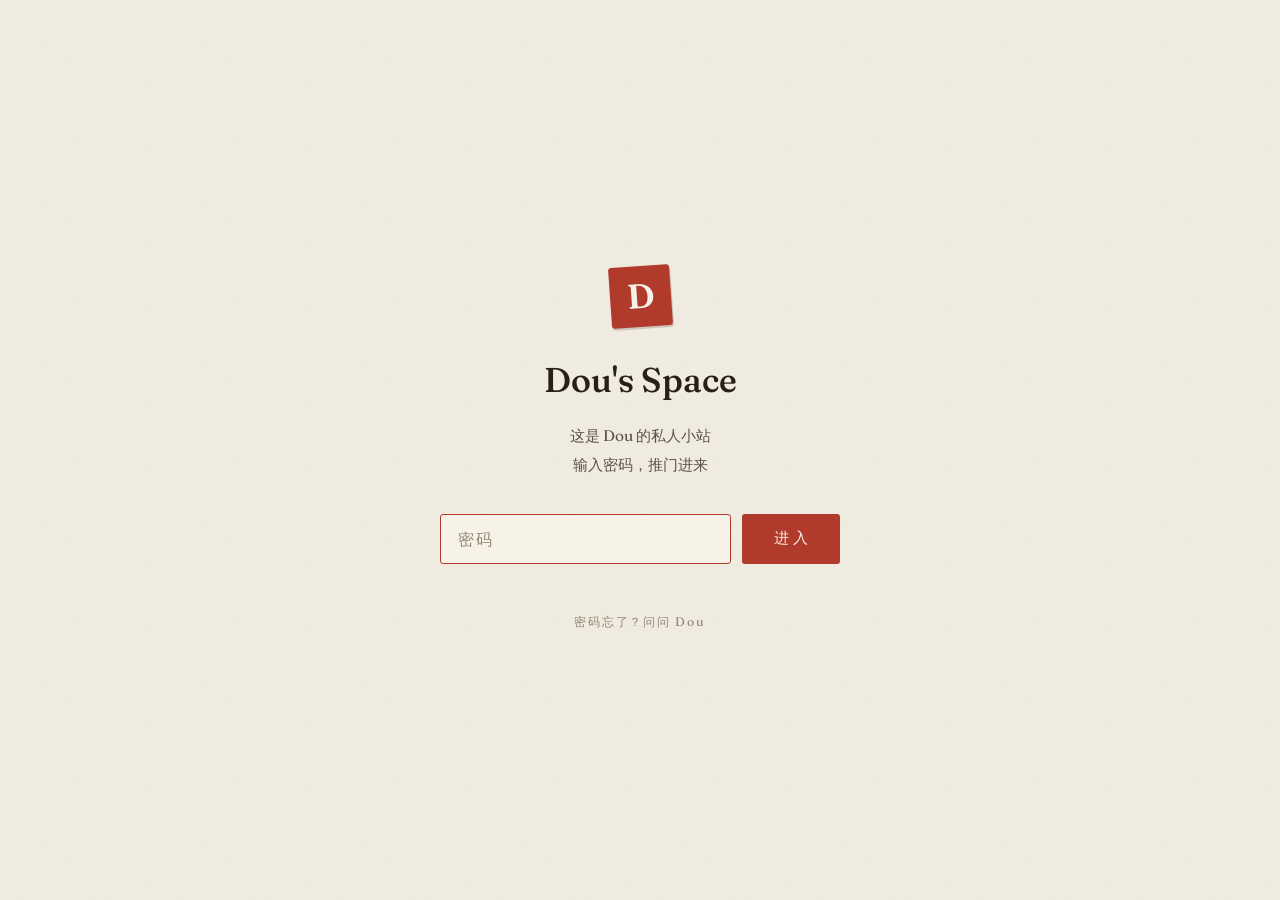
<file: index.html>
<!DOCTYPE html>
<html lang="zh-CN" class="locked">
<head>
  <meta charset="UTF-8">
  <meta name="viewport" content="width=device-width, initial-scale=1.0">
  <script>try{var t=localStorage.getItem('dou-theme')||'light';document.documentElement.setAttribute('data-theme',t);var a=localStorage.getItem('dou-accent');if(a)document.documentElement.style.setProperty('--accent-user',a);if(localStorage.getItem('dou-unlocked-v1'))document.documentElement.classList.remove('locked')}catch(e){}</script>
  <title>Dou's Space</title>
  <link rel="icon" href="/favicon.svg" type="image/svg+xml">
  <link rel="alternate" type="application/rss+xml" title="RSS" href="/feed.xml">
  <meta name="description" content="用文字记录生活，用思考丈量世界。">
  <meta property="og:title" content="Dou's Space">
  <meta property="og:description" content="用文字记录生活，用思考丈量世界。">
  <meta property="og:type" content="website">
  <meta property="og:url" content="https://zhzxyw.space/">
  <meta property="og:site_name" content="Dou's Space">
  <meta name="twitter:card" content="summary">
  <link rel="stylesheet" href="/style.css">
</head>
<body>
  <header class="site-nav" id="siteNav">
    <a class="brand" href="/">
      <span class="brand-seal" aria-hidden="true">D</span>
      <span class="brand-name">Dou's Space</span>
    </a>
    <nav class="nav-menu" id="navMenu">
        <a class="nav-link active" href="/">首页</a>
        <a class="nav-link" href="/archive">归档</a>
        <a class="nav-link" href="/about">关于</a>
    </nav>
    <div class="nav-actions">
      <button class="theme-toggle" id="themeToggle" aria-label="切换主题">
        <span class="theme-toggle-label">夜</span>
      </button>
      <button class="hamburger" id="hamburger" aria-label="菜单" aria-expanded="false">
        <span></span><span></span>
      </button>
    </div>
  </header>
  <main class="wrap">
    <section class="hero">
      <p class="hero-kicker"><span id="greeting">欢迎</span><span class="dot">·</span><span id="heroDate"></span></p>
      <h1 class="hero-title">
        <span class="hero-mline"><span class="hero-mtext">Dou's</span></span>
        <span class="hero-mline"><span class="hero-mtext">Space</span></span>
      </h1>
      <p class="hero-tagline"><span id="heroTagline">用文字记录生活，用思考丈量世界。</span></p>
      <blockquote class="hero-quote"><p id="heroQuote">生活不是等待暴风雨过去，而是学会在雨中翩翩起舞。</p></blockquote>
      <p class="hero-stats"><b id="postCount">04</b>篇文字<span class="dot">·</span><b>∞</b>次相遇</p>
    </section>

    <section class="post-list">
      <div class="section-head">
        <h2 class="section-title">最近的文字</h2>
        <span class="section-rule" aria-hidden="true"></span>
        <a class="section-more" href="/archive">全部归档 →</a>
      </div>
      <div class="post-rows">
        <!-- new-post-insert -->
        <a class="post-row" href="/posts/congratulations">
          <span class="post-date">2026-06-22</span>
          <div class="post-main">
            <h3 class="post-title">上岸了</h3>
            <p class="post-excerpt">所有的坚持，终于有了回响。</p>
            <p class="post-meta">随笔 · 1 分钟阅读</p>
          </div>
          <span class="post-arrow" aria-hidden="true">→</span>
        </a>
        <a class="post-row" href="/posts/not-letting-go-of-them">
          <span class="post-date">2026-05-25</span>
          <div class="post-main">
            <h3 class="post-title">不是放不下ta，是放不下那段满心欢喜的自己</h3>
            <p class="post-excerpt">你以为你在想念一个人，其实你在怀念一种状态——那个因为喜欢一个人而浑身发光的自己。</p>
            <p class="post-meta">随笔 · 3 分钟阅读</p>
          </div>
          <span class="post-arrow" aria-hidden="true">→</span>
        </a>
        <a class="post-row" href="/posts/if-separation-is-inevitable">
          <span class="post-date">2026-05-23</span>
          <div class="post-main">
            <h3 class="post-title">如果注定要分离，那相遇的意义是什么？</h3>
            <p class="post-excerpt">就像烟花注定会散，但那一刻，她确实照亮过你的世界。</p>
            <p class="post-meta">随笔 · 3 分钟阅读</p>
          </div>
          <span class="post-arrow" aria-hidden="true">→</span>
        </a>
        <a class="post-row" href="/posts/hello-world">
          <span class="post-date">2026-05-23</span>
          <div class="post-main">
            <h3 class="post-title">你好，世界</h3>
            <p class="post-excerpt">这是我的第一篇博客。新的开始，记录生活与思考。</p>
            <p class="post-meta">随笔 · 1 分钟阅读</p>
          </div>
          <span class="post-arrow" aria-hidden="true">→</span>
        </a>
      </div>
    </section>
  </main>
  <footer class="site-footer">
    <p class="footer-copy">© 2026 Dou's Space</p>
    <p class="footer-links">
      <a href="/feed.xml">RSS</a>
      <a href="https://github.com/aDou-137" target="_blank" rel="noopener">GitHub</a>
      <button class="footer-lock" data-lock-btn>锁定本站</button>
    </p>
    <p class="footer-note">Powered by GitHub Pages</p>
  </footer>
  <noscript><div class="nojs-note">本站需要启用 JavaScript 并输入访问密码。</div></noscript>
  <script src="/lock.js"></script>
  <script src="/script.js"></script>
</body>
</html>
</file>
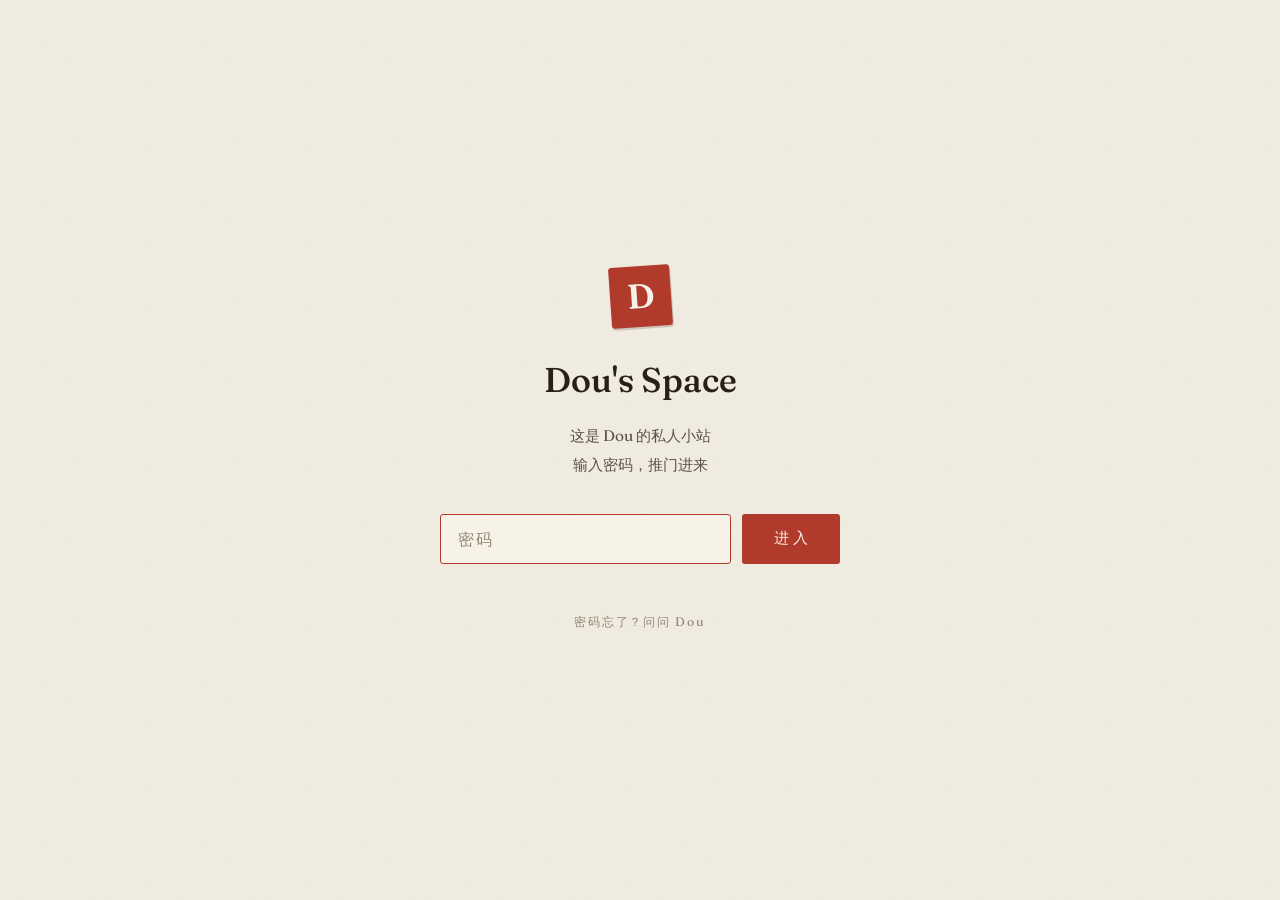
<file: about.html>
<!DOCTYPE html>
<html lang="zh-CN" class="locked">
<head>
  <meta charset="UTF-8">
  <meta name="viewport" content="width=device-width, initial-scale=1.0">
  <script>try{var t=localStorage.getItem('dou-theme')||'light';document.documentElement.setAttribute('data-theme',t);var a=localStorage.getItem('dou-accent');if(a)document.documentElement.style.setProperty('--accent-user',a);if(localStorage.getItem('dou-unlocked-v1'))document.documentElement.classList.remove('locked')}catch(e){}</script>
  <title>关于 - Dou's Space</title>
  <link rel="icon" href="/favicon.svg" type="image/svg+xml">
  <link rel="alternate" type="application/rss+xml" title="RSS" href="/feed.xml">
  <meta name="description" content="关于 Dou - 一个用文字记录生活的普通人。">
  <meta property="og:title" content="关于 - Dou's Space">
  <meta property="og:description" content="关于 Dou - 一个用文字记录生活的普通人。">
  <meta property="og:type" content="profile">
  <meta property="og:url" content="https://zhzxyw.space/about">
  <meta property="og:site_name" content="Dou's Space">
  <meta name="twitter:card" content="summary">
  <link rel="stylesheet" href="/style.css">
</head>
<body>
  <header class="site-nav" id="siteNav">
    <a class="brand" href="/">
      <span class="brand-seal" aria-hidden="true">D</span>
      <span class="brand-name">Dou's Space</span>
    </a>
    <nav class="nav-menu" id="navMenu">
        <a class="nav-link" href="/">首页</a>
        <a class="nav-link" href="/archive">归档</a>
        <a class="nav-link active" href="/about">关于</a>
    </nav>
    <div class="nav-actions">
      <button class="theme-toggle" id="themeToggle" aria-label="切换主题">
        <span class="theme-toggle-label">夜</span>
      </button>
      <button class="hamburger" id="hamburger" aria-label="菜单" aria-expanded="false">
        <span></span><span></span>
      </button>
    </div>
  </header>
  <main class="wrap">
    <header class="about-head">
      <div class="brand-seal seal-lg" aria-hidden="true">D</div>
      <h1 class="page-title">Dou</h1>
      <p class="page-sub">一个用文字记录生活的普通人。</p>
    </header>

    <section class="about-section">
      <h2>关于这个博客</h2>
      <p>这里是 <strong>Dou's Space</strong>，一个用来记录想法和生活的小站。如果你有什么想说的，欢迎在这里留下足迹。</p>
    </section>

    <section class="about-section">
      <h2>兴趣</h2>
      <p class="about-tags">
        <span>阅读</span>
        <span>写作</span>
        <span>旅行</span>
        <span>音乐</span>
        <span>摄影</span>
      </p>
    </section>

    <section class="about-section">
      <h2>联系我</h2>
      <p>如果你想聊聊天，可以通过以下方式找到我：</p>
      <p class="about-links">
        <a href="https://github.com/aDou-137" target="_blank" rel="noopener">GitHub →</a>
        <a href="/feed.xml">RSS →</a>
      </p>
    </section>

    <section class="about-section">
      <h2>时间线</h2>
      <ul class="timeline">
        <li>
          <time>2026 年 5 月</time>
          <p>建立了这个博客，开始记录生活</p>
        </li>
        <li>
          <time>未来</time>
          <p>继续写下去，看看会发生什么 ✨</p>
        </li>
      </ul>
    </section>
  </main>
  <footer class="site-footer">
    <p class="footer-copy">© 2026 Dou's Space</p>
    <p class="footer-links">
      <a href="/feed.xml">RSS</a>
      <a href="https://github.com/aDou-137" target="_blank" rel="noopener">GitHub</a>
      <button class="footer-lock" data-lock-btn>锁定本站</button>
    </p>
    <p class="footer-note">Powered by GitHub Pages</p>
  </footer>
  <noscript><div class="nojs-note">本站需要启用 JavaScript 并输入访问密码。</div></noscript>
  <script src="/lock.js"></script>
  <script src="/script.js"></script>
</body>
</html>
</file>
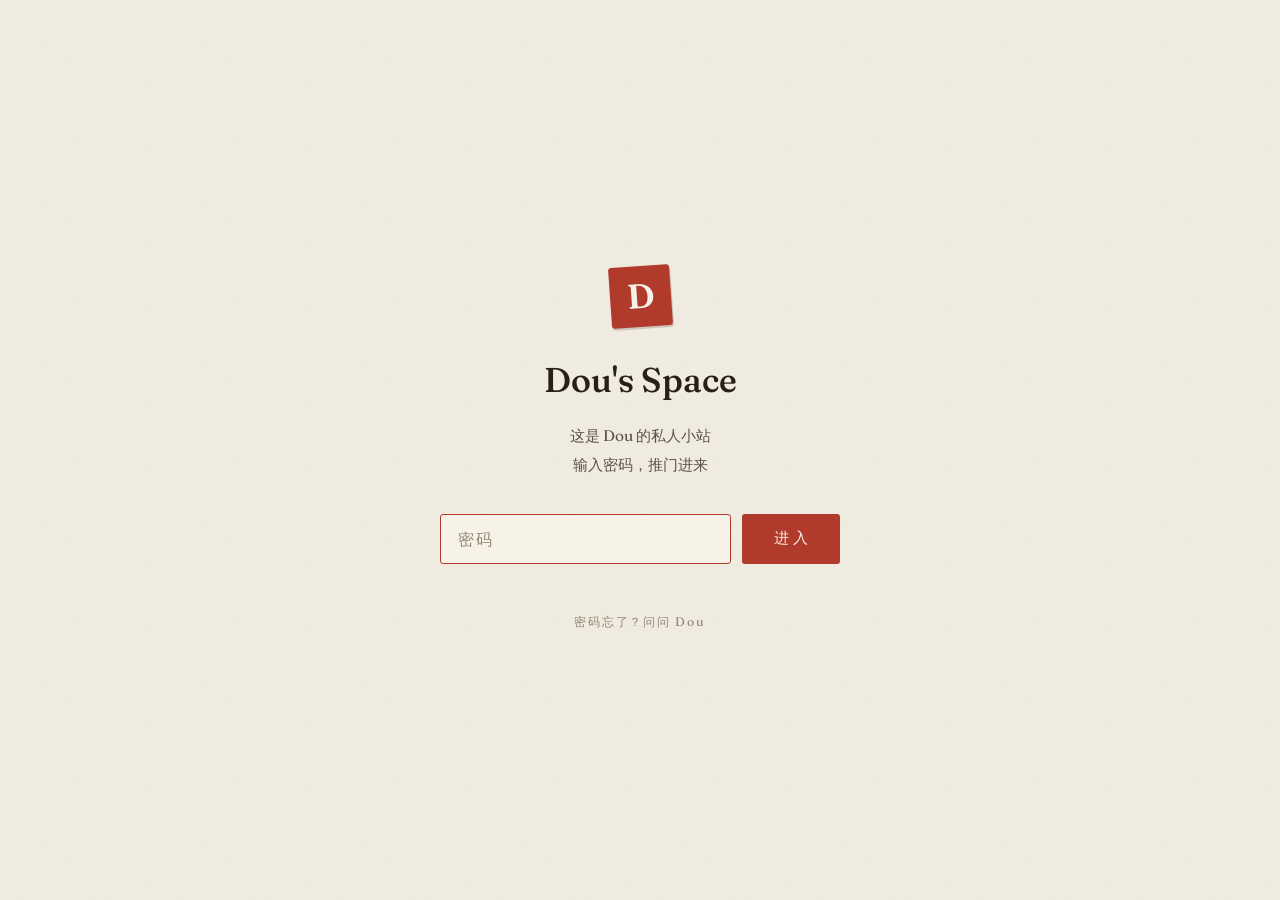
<file: archive.html>
<!DOCTYPE html>
<html lang="zh-CN" class="locked">
<head>
  <meta charset="UTF-8">
  <meta name="viewport" content="width=device-width, initial-scale=1.0">
  <script>try{var t=localStorage.getItem('dou-theme')||'light';document.documentElement.setAttribute('data-theme',t);var a=localStorage.getItem('dou-accent');if(a)document.documentElement.style.setProperty('--accent-user',a);if(localStorage.getItem('dou-unlocked-v1'))document.documentElement.classList.remove('locked')}catch(e){}</script>
  <title>归档 - Dou's Space</title>
  <link rel="icon" href="/favicon.svg" type="image/svg+xml">
  <link rel="alternate" type="application/rss+xml" title="RSS" href="/feed.xml">
  <meta name="description" content="所有文字，按时间排列。">
  <meta property="og:title" content="归档 - Dou's Space">
  <meta property="og:description" content="所有文字，按时间排列。">
  <meta property="og:type" content="website">
  <meta property="og:url" content="https://zhzxyw.space/archive">
  <meta property="og:site_name" content="Dou's Space">
  <meta name="twitter:card" content="summary">
  <link rel="stylesheet" href="/style.css">
</head>
<body>
  <header class="site-nav" id="siteNav">
    <a class="brand" href="/">
      <span class="brand-seal" aria-hidden="true">D</span>
      <span class="brand-name">Dou's Space</span>
    </a>
    <nav class="nav-menu" id="navMenu">
        <a class="nav-link" href="/">首页</a>
        <a class="nav-link active" href="/archive">归档</a>
        <a class="nav-link" href="/about">关于</a>
    </nav>
    <div class="nav-actions">
      <button class="theme-toggle" id="themeToggle" aria-label="切换主题">
        <span class="theme-toggle-label">夜</span>
      </button>
      <button class="hamburger" id="hamburger" aria-label="菜单" aria-expanded="false">
        <span></span><span></span>
      </button>
    </div>
  </header>
  <main class="wrap">
    <header class="page-head">
      <h1 class="page-title">归档</h1>
      <p class="page-sub">所有文字，按时间排列。</p>
    </header>

    <section class="archive-group">
      <h2 class="archive-year">2026</h2>
      <div class="post-rows">
        <!-- new-post-insert -->
        <a class="archive-row" href="/posts/congratulations">
          <span class="post-date">2026-06-22</span>
          <span class="post-title">上岸了</span>
          <span class="post-arrow" aria-hidden="true">→</span>
        </a>
        <a class="archive-row" href="/posts/not-letting-go-of-them">
          <span class="post-date">2026-05-25</span>
          <span class="post-title">不是放不下ta，是放不下那段满心欢喜的自己</span>
          <span class="post-arrow" aria-hidden="true">→</span>
        </a>
        <a class="archive-row" href="/posts/if-separation-is-inevitable">
          <span class="post-date">2026-05-23</span>
          <span class="post-title">如果注定要分离，那相遇的意义是什么？</span>
          <span class="post-arrow" aria-hidden="true">→</span>
        </a>
        <a class="archive-row" href="/posts/hello-world">
          <span class="post-date">2026-05-23</span>
          <span class="post-title">你好，世界</span>
          <span class="post-arrow" aria-hidden="true">→</span>
        </a>
      </div>
    </section>
  </main>
  <footer class="site-footer">
    <p class="footer-copy">© 2026 Dou's Space</p>
    <p class="footer-links">
      <a href="/feed.xml">RSS</a>
      <a href="https://github.com/aDou-137" target="_blank" rel="noopener">GitHub</a>
      <button class="footer-lock" data-lock-btn>锁定本站</button>
    </p>
    <p class="footer-note">Powered by GitHub Pages</p>
  </footer>
  <noscript><div class="nojs-note">本站需要启用 JavaScript 并输入访问密码。</div></noscript>
  <script src="/lock.js"></script>
  <script src="/script.js"></script>
</body>
</html>
</file>
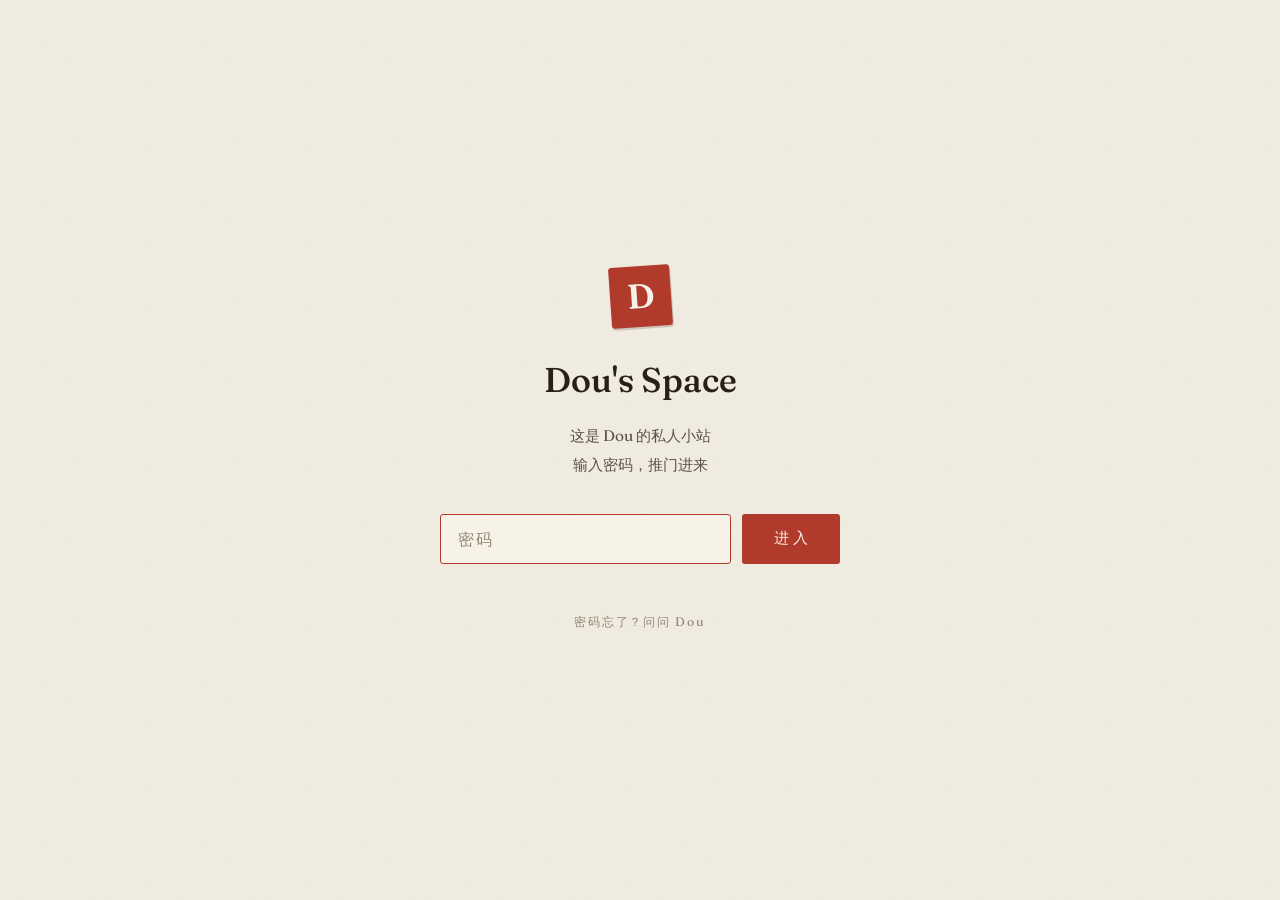
<file: posts/congratulations.html>
<!DOCTYPE html>
<html lang="zh-CN" class="locked">
<head>
  <meta charset="UTF-8">
  <meta name="viewport" content="width=device-width, initial-scale=1.0">
  <script>try{var t=localStorage.getItem('dou-theme')||'light';document.documentElement.setAttribute('data-theme',t);var a=localStorage.getItem('dou-accent');if(a)document.documentElement.style.setProperty('--accent-user',a);if(localStorage.getItem('dou-unlocked-v1'))document.documentElement.classList.remove('locked')}catch(e){}</script>
  <title>上岸了 - Dou's Space</title>
  <link rel="icon" href="/favicon.svg" type="image/svg+xml">
  <link rel="alternate" type="application/rss+xml" title="RSS" href="/feed.xml">
  <meta name="description" content="所有的坚持，终于有了回响。">
  <meta property="og:title" content="上岸了">
  <meta property="og:description" content="所有的坚持，终于有了回响。">
  <meta property="og:type" content="article">
  <meta property="og:url" content="https://zhzxyw.space/posts/congratulations">
  <meta property="og:site_name" content="Dou's Space">
  <meta name="twitter:card" content="summary">
  <link rel="stylesheet" href="/style.css">
</head>
<body>
  <header class="site-nav" id="siteNav">
    <a class="brand" href="/">
      <span class="brand-seal" aria-hidden="true">D</span>
      <span class="brand-name">Dou's Space</span>
    </a>
    <nav class="nav-menu" id="navMenu">
        <a class="nav-link" href="/">首页</a>
        <a class="nav-link" href="/archive">归档</a>
        <a class="nav-link" href="/about">关于</a>
    </nav>
    <div class="nav-actions">
      <button class="theme-toggle" id="themeToggle" aria-label="切换主题">
        <span class="theme-toggle-label">夜</span>
      </button>
      <button class="hamburger" id="hamburger" aria-label="菜单" aria-expanded="false">
        <span></span><span></span>
      </button>
    </div>
  </header>
  <main class="wrap">
    <a class="back-link" href="/">← 返回首页</a>
    <article class="article">
      <header class="article-header">
        <p class="article-meta">
          <time datetime="2026-06-22">2026-06-22</time>
          <span class="dot">·</span><span>随笔</span>
          <span class="dot">·</span><span id="readingTime">1 分钟阅读</span>
        </p>
        <h1 class="article-title">上岸了</h1>
      </header>

      <div class="article-body">
        <p class="article-lead">所有的坚持，终于有了回响。</p>

        <p>等这一刻，等了很久。</p>

        <p>那些早起晚睡的日子，那些刷题刷到怀疑人生的夜晚，那些觉得自己撑不下去又咬牙坚持的瞬间——现在回头看，每一步都没有白走。</p>

        <p>查到结果的那一刻，没有想象中的大哭大笑，反而很平静。只是长长地舒了一口气，心里默默说了一句：<strong>终于。</strong></p>

        <p>感谢那个没有放弃的自己。</p>
      </div>

      <p class="article-end">— End —</p>
    </article>

    <section class="comments">
      <h2 class="comments-title">评论</h2>
      <div class="giscus-comments">
        <script src="https://giscus.app/client.js"
          data-repo="aDou-137/Dou.github.io"
          data-repo-id="R_kgDOSlYlhQ"
          data-category="Announcements"
          data-category-id="DIC_kwDOSlYlhc4C9qTZ"
          data-mapping="pathname"
          data-strict="0"
          data-reactions-enabled="1"
          data-emit-metadata="0"
          data-input-position="top"
          data-theme="preferred_color_scheme"
          data-lang="zh-CN"
          crossorigin="anonymous"
          async>
        </script>
      </div>
    </section>

    <nav class="post-nav">
      <a class="post-nav-link prev" href="/posts/not-letting-go-of-them">
        <span class="post-nav-label">上一篇</span>
        <span class="post-nav-title">不是放不下ta，是放不下那段满心欢喜的自己</span>
      </a>
      <span class="post-nav-link next disabled">
        <span class="post-nav-label">已是最新</span>
      </span>
    </nav>
  </main>
  <footer class="site-footer">
    <p class="footer-copy">© 2026 Dou's Space</p>
    <p class="footer-links">
      <a href="/feed.xml">RSS</a>
      <a href="https://github.com/aDou-137" target="_blank" rel="noopener">GitHub</a>
      <button class="footer-lock" data-lock-btn>锁定本站</button>
    </p>
    <p class="footer-note">Powered by GitHub Pages</p>
  </footer>
  <noscript><div class="nojs-note">本站需要启用 JavaScript 并输入访问密码。</div></noscript>
  <script src="/lock.js"></script>
  <script src="/script.js"></script>
</body>
</html>
</file>
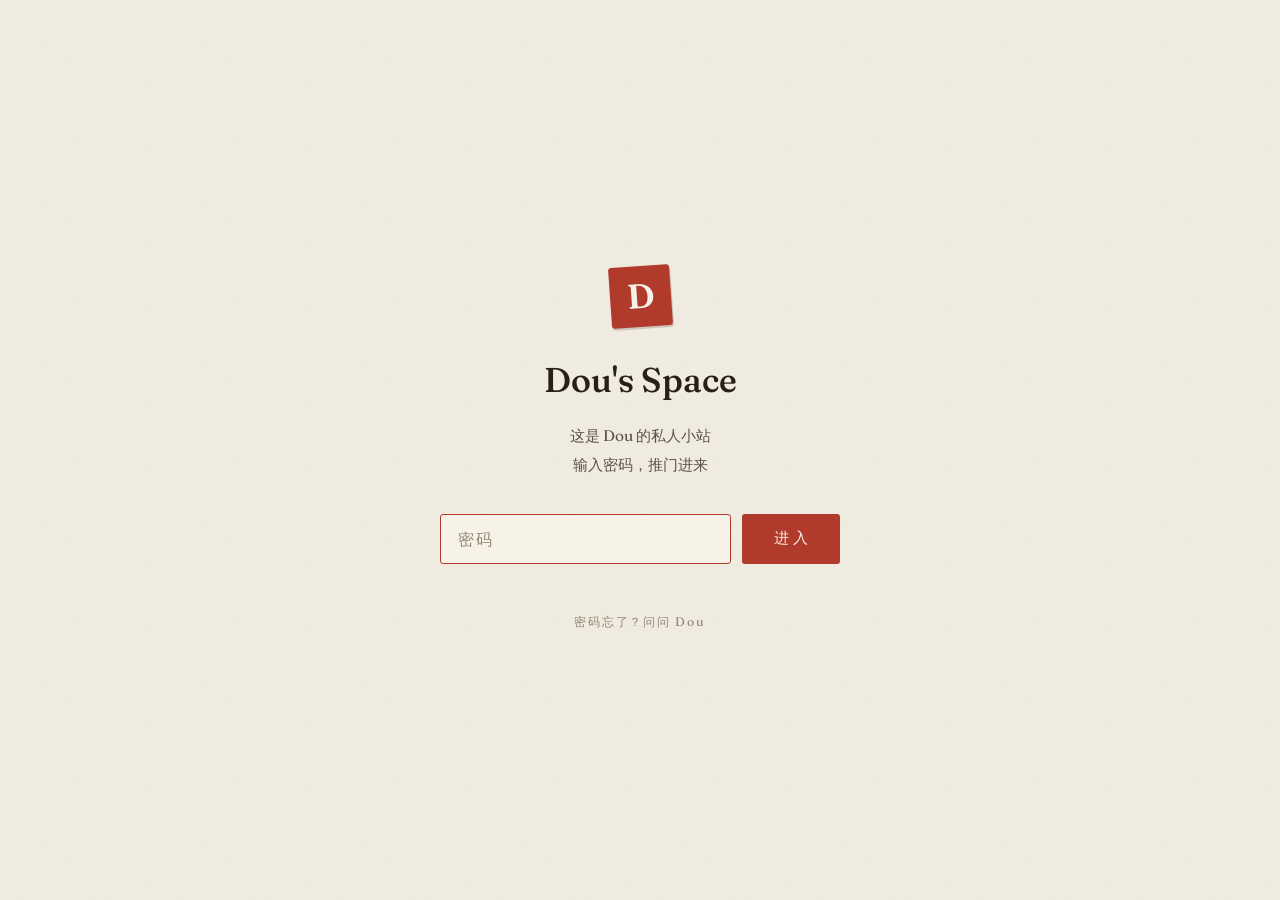
<file: posts/hello-world.html>
<!DOCTYPE html>
<html lang="zh-CN" class="locked">
<head>
  <meta charset="UTF-8">
  <meta name="viewport" content="width=device-width, initial-scale=1.0">
  <script>try{var t=localStorage.getItem('dou-theme')||'light';document.documentElement.setAttribute('data-theme',t);var a=localStorage.getItem('dou-accent');if(a)document.documentElement.style.setProperty('--accent-user',a);if(localStorage.getItem('dou-unlocked-v1'))document.documentElement.classList.remove('locked')}catch(e){}</script>
  <title>你好，世界 - Dou's Space</title>
  <link rel="icon" href="/favicon.svg" type="image/svg+xml">
  <link rel="alternate" type="application/rss+xml" title="RSS" href="/feed.xml">
  <meta name="description" content="这是我的第一篇博客。新的开始，记录生活与思考。">
  <meta property="og:title" content="你好，世界">
  <meta property="og:description" content="这是我的第一篇博客。新的开始，记录生活与思考。">
  <meta property="og:type" content="article">
  <meta property="og:url" content="https://zhzxyw.space/posts/hello-world">
  <meta property="og:site_name" content="Dou's Space">
  <meta name="twitter:card" content="summary">
  <link rel="stylesheet" href="/style.css">
</head>
<body>
  <header class="site-nav" id="siteNav">
    <a class="brand" href="/">
      <span class="brand-seal" aria-hidden="true">D</span>
      <span class="brand-name">Dou's Space</span>
    </a>
    <nav class="nav-menu" id="navMenu">
        <a class="nav-link" href="/">首页</a>
        <a class="nav-link" href="/archive">归档</a>
        <a class="nav-link" href="/about">关于</a>
    </nav>
    <div class="nav-actions">
      <button class="theme-toggle" id="themeToggle" aria-label="切换主题">
        <span class="theme-toggle-label">夜</span>
      </button>
      <button class="hamburger" id="hamburger" aria-label="菜单" aria-expanded="false">
        <span></span><span></span>
      </button>
    </div>
  </header>
  <main class="wrap">
    <a class="back-link" href="/">← 返回首页</a>
    <article class="article">
      <header class="article-header">
        <p class="article-meta">
          <time datetime="2026-05-23">2026-05-23</time>
          <span class="dot">·</span><span>随笔</span>
          <span class="dot">·</span><span id="readingTime">1 分钟阅读</span>
        </p>
        <h1 class="article-title">你好，世界</h1>
      </header>

      <div class="article-body">
        <p class="article-lead">这是我的第一篇博客文章。在这个小小的数字空间里，我打算记录下生活中值得记住的片段。</p>

        <h2>为什么要写博客？</h2>

        <p>写作是最好的思考工具。把模糊的想法变成清晰的文字，这个过程本身就很有价值。而且，几年后回头看这些文字，应该会很有趣。</p>

        <blockquote>
          <p>“写作就是思考。不写，你只是以为自己在思考。”</p>
        </blockquote>

        <h2>这里会写些什么？</h2>

        <ul>
          <li>技术笔记和学习心得</li>
          <li>读书和生活的随想</li>
          <li>偶尔的胡思乱想</li>
        </ul>

        <p>没有严格的主题限制，想到什么写什么。毕竟，这是 <strong>Dou's Space</strong>。</p>

        <p>欢迎来到我的世界。🌿</p>
      </div>

      <p class="article-end">— End —</p>
    </article>

    <section class="comments">
      <h2 class="comments-title">评论</h2>
      <div class="giscus-comments">
        <script src="https://giscus.app/client.js"
          data-repo="aDou-137/Dou.github.io"
          data-repo-id="R_kgDOSlYlhQ"
          data-category="Announcements"
          data-category-id="DIC_kwDOSlYlhc4C9qTZ"
          data-mapping="pathname"
          data-strict="0"
          data-reactions-enabled="1"
          data-emit-metadata="0"
          data-input-position="top"
          data-theme="preferred_color_scheme"
          data-lang="zh-CN"
          crossorigin="anonymous"
          async>
        </script>
      </div>
    </section>

    <nav class="post-nav">
      <span class="post-nav-link prev disabled">
        <span class="post-nav-label">已是最早</span>
      </span>
      <a class="post-nav-link next" href="/posts/if-separation-is-inevitable">
        <span class="post-nav-label">下一篇</span>
        <span class="post-nav-title">如果注定要分离，那相遇的意义是什么？</span>
      </a>
    </nav>
  </main>
  <footer class="site-footer">
    <p class="footer-copy">© 2026 Dou's Space</p>
    <p class="footer-links">
      <a href="/feed.xml">RSS</a>
      <a href="https://github.com/aDou-137" target="_blank" rel="noopener">GitHub</a>
      <button class="footer-lock" data-lock-btn>锁定本站</button>
    </p>
    <p class="footer-note">Powered by GitHub Pages</p>
  </footer>
  <noscript><div class="nojs-note">本站需要启用 JavaScript 并输入访问密码。</div></noscript>
  <script src="/lock.js"></script>
  <script src="/script.js"></script>
</body>
</html>
</file>
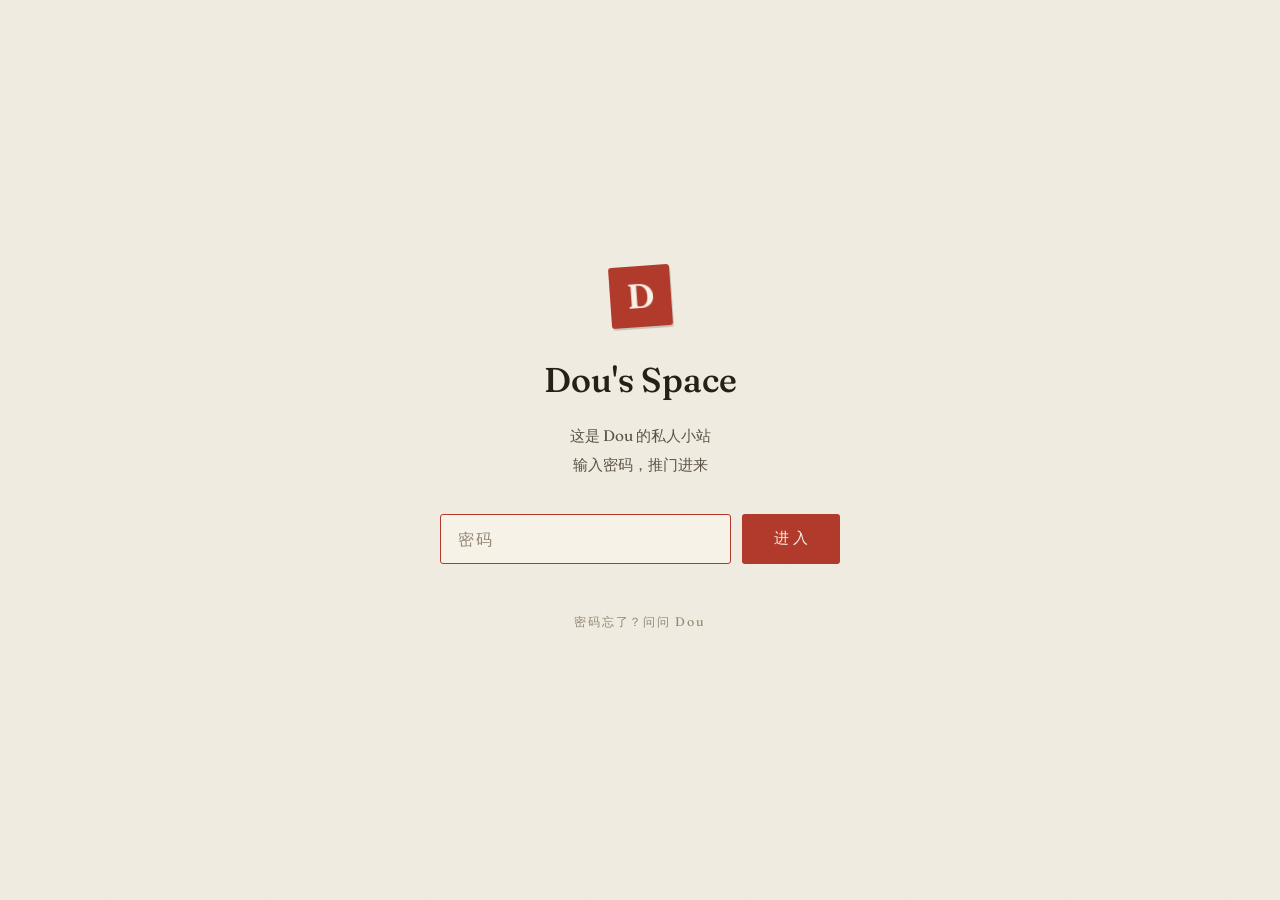
<file: posts/if-separation-is-inevitable.html>
<!DOCTYPE html>
<html lang="zh-CN" class="locked">
<head>
  <meta charset="UTF-8">
  <meta name="viewport" content="width=device-width, initial-scale=1.0">
  <script>try{var t=localStorage.getItem('dou-theme')||'light';document.documentElement.setAttribute('data-theme',t);var a=localStorage.getItem('dou-accent');if(a)document.documentElement.style.setProperty('--accent-user',a);if(localStorage.getItem('dou-unlocked-v1'))document.documentElement.classList.remove('locked')}catch(e){}</script>
  <title>如果注定要分离，那相遇的意义是什么？ - Dou's Space</title>
  <link rel="icon" href="/favicon.svg" type="image/svg+xml">
  <link rel="alternate" type="application/rss+xml" title="RSS" href="/feed.xml">
  <meta name="description" content="就像烟花注定会散，但那一刻，她确实照亮过你的世界。">
  <meta property="og:title" content="如果注定要分离，那相遇的意义是什么？">
  <meta property="og:description" content="就像烟花注定会散，但那一刻，她确实照亮过你的世界。">
  <meta property="og:type" content="article">
  <meta property="og:url" content="https://zhzxyw.space/posts/if-separation-is-inevitable">
  <meta property="og:site_name" content="Dou's Space">
  <meta name="twitter:card" content="summary">
  <link rel="stylesheet" href="/style.css">
</head>
<body>
  <header class="site-nav" id="siteNav">
    <a class="brand" href="/">
      <span class="brand-seal" aria-hidden="true">D</span>
      <span class="brand-name">Dou's Space</span>
    </a>
    <nav class="nav-menu" id="navMenu">
        <a class="nav-link" href="/">首页</a>
        <a class="nav-link" href="/archive">归档</a>
        <a class="nav-link" href="/about">关于</a>
    </nav>
    <div class="nav-actions">
      <button class="theme-toggle" id="themeToggle" aria-label="切换主题">
        <span class="theme-toggle-label">夜</span>
      </button>
      <button class="hamburger" id="hamburger" aria-label="菜单" aria-expanded="false">
        <span></span><span></span>
      </button>
    </div>
  </header>
  <main class="wrap">
    <a class="back-link" href="/">← 返回首页</a>
    <article class="article">
      <header class="article-header">
        <p class="article-meta">
          <time datetime="2026-05-23">2026-05-23</time>
          <span class="dot">·</span><span>随笔</span>
          <span class="dot">·</span><span id="readingTime">3 分钟阅读</span>
        </p>
        <h1 class="article-title">如果注定要分离，那相遇的意义是什么？</h1>
      </header>

      <div class="article-body">
        <p class="article-lead">就像烟花注定会散，但那一刻，她确实照亮过你的世界。</p>

        <blockquote>
          <p>我们总是在离别之后，才开始认真回忆相遇的每一个细节。</p>
        </blockquote>

        <p>有些人走进你的生命，不是为了停留，而是为了让你知道——原来世界上还有这样一种温度，这样一种心跳，这样一种让你愿意为之变得更好的理由。</p>

        <p>分离从来不是相遇的反面。它们是同一件事的两个章节。没有相遇，分离无从谈起；没有分离，相遇也不会如此珍贵。</p>

        <h2>烟花的意义</h2>

        <p>烟花从来不是为了永恒而存在的。它的美，恰恰在于它的短暂。如果烟花永远不会消散，我们大概也不会仰头凝视，不会在那一刻屏住呼吸。</p>

        <p>人和人的关系也是这样。有些人注定只能陪你走一段路，但那段路上的风景，会成为你记忆里最亮的光。</p>

        <h2>所以，相遇的意义是什么？</h2>

        <p>是让你知道，你值得被爱。</p>
        <p>是让你在往后的日子里，有东西可以怀念。</p>
        <p>是让你成为今天的你。</p>

        <p>分离是结局，但不是意义。意义藏在那些一起走过的街道、一起笑过的深夜、一起看过的日落里。</p>

        <p>所以，不要因为害怕分离，就拒绝相遇。</p>

        <p>烟花会散，但光不会消失。它只是换了一种方式，住在你心里。</p>
      </div>

      <p class="article-end">— End —</p>
    </article>

    <section class="comments">
      <h2 class="comments-title">评论</h2>
      <div class="giscus-comments">
        <script src="https://giscus.app/client.js"
          data-repo="aDou-137/Dou.github.io"
          data-repo-id="R_kgDOSlYlhQ"
          data-category="Announcements"
          data-category-id="DIC_kwDOSlYlhc4C9qTZ"
          data-mapping="pathname"
          data-strict="0"
          data-reactions-enabled="1"
          data-emit-metadata="0"
          data-input-position="top"
          data-theme="preferred_color_scheme"
          data-lang="zh-CN"
          crossorigin="anonymous"
          async>
        </script>
      </div>
    </section>

    <nav class="post-nav">
      <a class="post-nav-link prev" href="/posts/hello-world">
        <span class="post-nav-label">上一篇</span>
        <span class="post-nav-title">你好，世界</span>
      </a>
      <a class="post-nav-link next" href="/posts/not-letting-go-of-them">
        <span class="post-nav-label">下一篇</span>
        <span class="post-nav-title">不是放不下ta，是放不下那段满心欢喜的自己</span>
      </a>
    </nav>
  </main>
  <footer class="site-footer">
    <p class="footer-copy">© 2026 Dou's Space</p>
    <p class="footer-links">
      <a href="/feed.xml">RSS</a>
      <a href="https://github.com/aDou-137" target="_blank" rel="noopener">GitHub</a>
      <button class="footer-lock" data-lock-btn>锁定本站</button>
    </p>
    <p class="footer-note">Powered by GitHub Pages</p>
  </footer>
  <noscript><div class="nojs-note">本站需要启用 JavaScript 并输入访问密码。</div></noscript>
  <script src="/lock.js"></script>
  <script src="/script.js"></script>
</body>
</html>
</file>
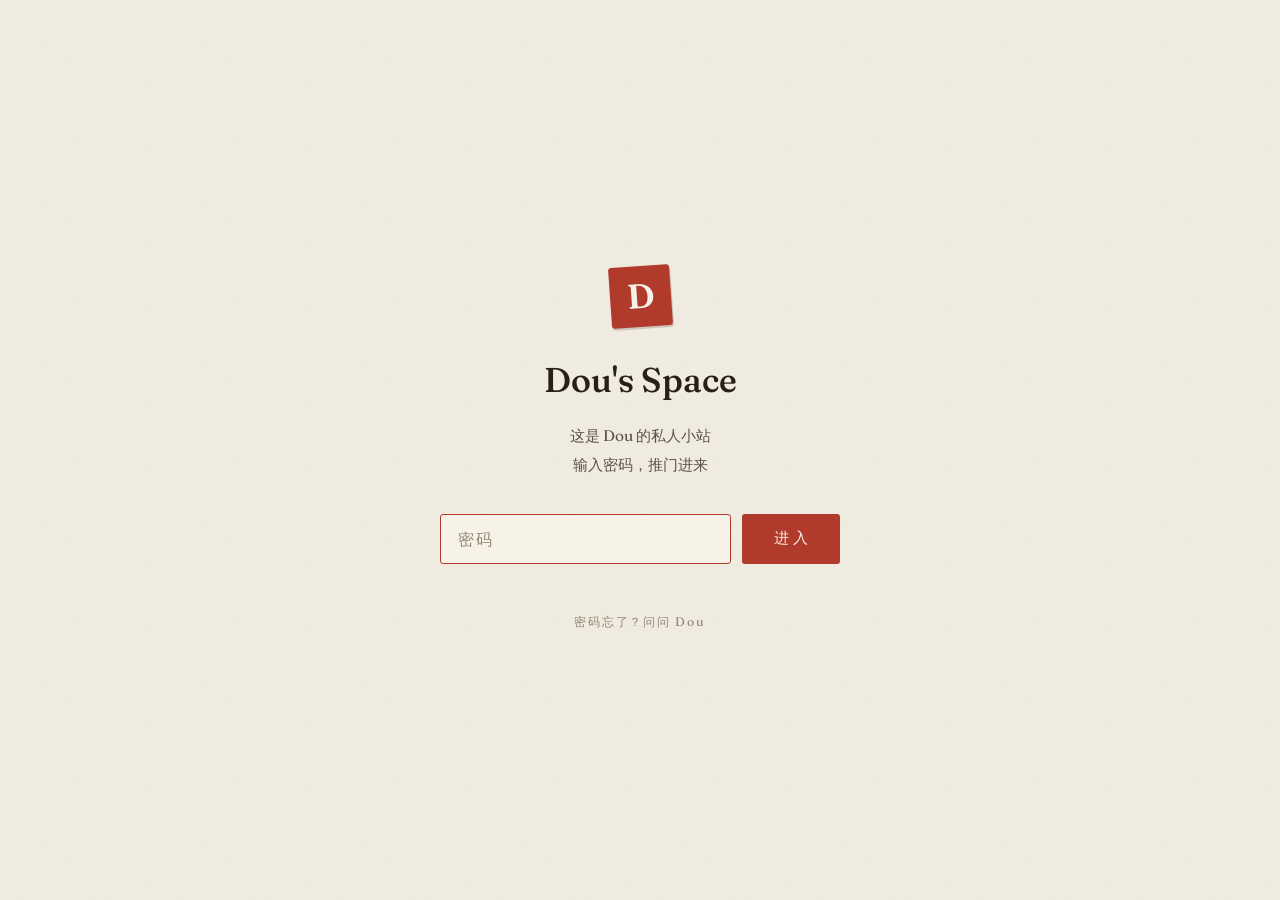
<file: posts/not-letting-go-of-them.html>
<!DOCTYPE html>
<html lang="zh-CN" class="locked">
<head>
  <meta charset="UTF-8">
  <meta name="viewport" content="width=device-width, initial-scale=1.0">
  <script>try{var t=localStorage.getItem('dou-theme')||'light';document.documentElement.setAttribute('data-theme',t);var a=localStorage.getItem('dou-accent');if(a)document.documentElement.style.setProperty('--accent-user',a);if(localStorage.getItem('dou-unlocked-v1'))document.documentElement.classList.remove('locked')}catch(e){}</script>
  <title>不是放不下ta，是放不下那段满心欢喜的自己 - Dou's Space</title>
  <link rel="icon" href="/favicon.svg" type="image/svg+xml">
  <link rel="alternate" type="application/rss+xml" title="RSS" href="/feed.xml">
  <meta name="description" content="你以为你在想念一个人，其实你在怀念一种状态——那个因为喜欢一个人而浑身发光的自己。">
  <meta property="og:title" content="不是放不下ta，是放不下那段满心欢喜的自己">
  <meta property="og:description" content="你以为你在想念一个人，其实你在怀念一种状态——那个因为喜欢一个人而浑身发光的自己。">
  <meta property="og:type" content="article">
  <meta property="og:url" content="https://zhzxyw.space/posts/not-letting-go-of-them">
  <meta property="og:site_name" content="Dou's Space">
  <meta name="twitter:card" content="summary">
  <link rel="stylesheet" href="/style.css">
</head>
<body>
  <header class="site-nav" id="siteNav">
    <a class="brand" href="/">
      <span class="brand-seal" aria-hidden="true">D</span>
      <span class="brand-name">Dou's Space</span>
    </a>
    <nav class="nav-menu" id="navMenu">
        <a class="nav-link" href="/">首页</a>
        <a class="nav-link" href="/archive">归档</a>
        <a class="nav-link" href="/about">关于</a>
    </nav>
    <div class="nav-actions">
      <button class="theme-toggle" id="themeToggle" aria-label="切换主题">
        <span class="theme-toggle-label">夜</span>
      </button>
      <button class="hamburger" id="hamburger" aria-label="菜单" aria-expanded="false">
        <span></span><span></span>
      </button>
    </div>
  </header>
  <main class="wrap">
    <a class="back-link" href="/">← 返回首页</a>
    <article class="article">
      <header class="article-header">
        <p class="article-meta">
          <time datetime="2026-05-25">2026-05-25</time>
          <span class="dot">·</span><span>随笔</span>
          <span class="dot">·</span><span id="readingTime">3 分钟阅读</span>
        </p>
        <h1 class="article-title">不是放不下ta，是放不下那段满心欢喜的自己</h1>
      </header>

      <div class="article-body">
        <p class="article-lead">你以为你在想念一个人，其实你在怀念一种状态——那个因为暗恋一个人而心跳加速的自己。</p>

        <h2>你怀念的，不是ta</h2>

        <p>每天最期待的事，就是上学。不是因为喜欢上课，而是因为能在教室里看到那个人。早读的时候偷偷往那边瞄一眼，就能开心一整个上午。</p>

        <p>课间操排队的时候，你会故意找各种理由往那个方向张望。体育课自由活动，你假装不经意地坐在能看到ta的位置。放学的时候，你会磨磨蹭蹭收拾书包，就为了能“刚好”跟ta一起走出校门。</p>

        <p>你以为你放不下的是那个人。但仔细想想，你记住的从来不是ta考了多少分、ta上课回答了什么问题。你记住的，是ta笑起来眼睛弯成月牙的样子，是ta走过你身边时带起的那阵风，是你在笔记本角落不自觉写下ta名字时心跳漏掉的那一拍。</p>

        <p>你放不下的，是那个因为暗恋一个人而变得特别敏感、特别细腻、特别有生命力的自己。</p>

        <h2>暗恋，是一个人的兵荒马乱</h2>

        <p>暗恋是世界上最安静的战争。没有人知道你在打仗，只有你自己知道每一天有多惊心动魄。</p>

        <p>你会因为ta跟别人多说了两句话而失落一整天，也会因为ta无意中看了你一眼而兴奋到失眠。你把ta的QQ空间翻了个遍，每一条说说都看了三遍，却连一个赞都不敢点——怕被发现。</p>

        <p>你偷偷在草稿纸上写了很多遍ta的名字，写完又赶紧划掉。你在日记本里藏了很多关于ta的小秘密，锁起来，谁都不给看。</p>

        <p>那种满心欢喜的感觉，像揣了一只小兔子在胸口，随时随地都会蹦出来。</p>

        <blockquote>
          <p>“暗恋就是，全世界只有你一个人知道，你正在喜欢一个人。”</p>
        </blockquote>

        <h2>你比你以为的更勇敢</h2>

        <p>也许你从来没有说过那句话。也许你把那份喜欢藏得很深很深，深到连自己都快要忘了。但那份喜欢是真实存在过的。</p>

        <p>它让你变成了一个更好的人。你开始注意自己的穿着，开始认真学习（因为想跟ta考同一所高中），开始对这个世界充满了好奇和期待。</p>

        <p>你之所以放不下，不是因为遗憾没有在一起，而是因为你舍不得那种“全世界都在发光”的感觉。</p>

        <p>但你放心，那种感觉不会消失。它只是换了一种方式，藏在你心里的某个角落，等着在某一天被重新唤醒。</p>

        <h2>放下，不是忘记</h2>

        <p>放下一个人，不代表你要假装什么都没发生过。那些偷偷看ta的课间，那些写满ta名字的草稿纸，那些因为你以为ta看了你一眼而开心的瞬间——都是你青春里最珍贵的收藏。</p>

        <p>真正的放下，是你可以在走廊上碰到ta的时候，不再心跳加速，只是淡淡地笑一下，然后继续往前走。</p>

        <p>是你终于明白：那段暗恋里最珍贵的，不是ta，而是那个全心全意喜欢过别人的自己。</p>

        <h2>往前走吧</h2>

        <p>你不需要急着喜欢上别人，也不需要急着证明自己已经放下了。你只需要做一件事——</p>

        <p><strong>重新找回那种满心欢喜的能力。</strong></p>

        <p>去学一样新东西，去球场上痛痛快快打一场球，去跟好朋友聊聊天。不是为了忘记谁，而是为了让自己重新发光。</p>

        <p>你值得被喜欢，但首先，你值得喜欢自己。那个因为暗恋一个人而变得闪闪发光的你，从来都没有消失。ta只是暂时躲起来了，等你准备好，ta会回来的。</p>

        <p>而这一次，你要把那份满心欢喜，留给自己。</p>
      </div>

      <p class="article-end">— End —</p>
    </article>

    <section class="comments">
      <h2 class="comments-title">评论</h2>
      <div class="giscus-comments">
        <script src="https://giscus.app/client.js"
          data-repo="aDou-137/Dou.github.io"
          data-repo-id="R_kgDOSlYlhQ"
          data-category="Announcements"
          data-category-id="DIC_kwDOSlYlhc4C9qTZ"
          data-mapping="pathname"
          data-strict="0"
          data-reactions-enabled="1"
          data-emit-metadata="0"
          data-input-position="top"
          data-theme="preferred_color_scheme"
          data-lang="zh-CN"
          crossorigin="anonymous"
          async>
        </script>
      </div>
    </section>

    <nav class="post-nav">
      <a class="post-nav-link prev" href="/posts/if-separation-is-inevitable">
        <span class="post-nav-label">上一篇</span>
        <span class="post-nav-title">如果注定要分离，那相遇的意义是什么？</span>
      </a>
      <a class="post-nav-link next" href="/posts/congratulations">
        <span class="post-nav-label">下一篇</span>
        <span class="post-nav-title">上岸了</span>
      </a>
    </nav>
  </main>
  <footer class="site-footer">
    <p class="footer-copy">© 2026 Dou's Space</p>
    <p class="footer-links">
      <a href="/feed.xml">RSS</a>
      <a href="https://github.com/aDou-137" target="_blank" rel="noopener">GitHub</a>
      <button class="footer-lock" data-lock-btn>锁定本站</button>
    </p>
    <p class="footer-note">Powered by GitHub Pages</p>
  </footer>
  <noscript><div class="nojs-note">本站需要启用 JavaScript 并输入访问密码。</div></noscript>
  <script src="/lock.js"></script>
  <script src="/script.js"></script>
</body>
</html>
</file>
<file: style.css>
/* ============================================
   Dou's Space — 纸上墨 / Ink on Paper
   编辑部式排版：暖纸、墨字、朱砂印
   ============================================ */

@font-face {
  font-family: 'Fraunces';
  src: url('/fonts/fraunces.woff2') format('woff2');
  font-weight: 100 900;
  font-style: normal;
  font-display: swap;
}

/* ---------- Reset & Base ---------- */
*, *::before, *::after {
  margin: 0;
  padding: 0;
  box-sizing: border-box;
}

html {
  scroll-behavior: smooth;
  -webkit-text-size-adjust: 100%;
}

/* ---------- Design Tokens ---------- */
:root {
  /* 昼 · 纸 (default) */
  --paper: #f2ede2;
  --paper-hi: #f8f4ea;
  --ink: #262019;
  --ink-2: #5d5346;
  --ink-3: #938774;
  --rule: rgba(38, 32, 25, 0.16);
  --rule-soft: rgba(38, 32, 25, 0.08);
  --accent-user: #b23a2b;
  --accent: var(--accent-user);
  --accent-ink: color-mix(in oklab, var(--accent) 76%, var(--ink));
  --accent-soft: color-mix(in oklab, var(--accent) 8%, transparent);
  --on-accent: #f8f4ea;
  --shadow-stamp: 1px 2px 0 rgba(38, 32, 25, 0.18);
  --seal-rot: -3deg;

  --font-serif: 'Fraunces', 'Songti SC', 'Noto Serif CJK SC', 'Source Han Serif SC', 'STSong', 'SimSun', serif;
  --font-ui: 'Fraunces', -apple-system, 'PingFang SC', 'Hiragino Sans GB', 'Microsoft YaHei', 'Noto Sans CJK SC', sans-serif;

  --wrap: 64rem;
  --pad: clamp(1.25rem, 5vw, 3rem);
  --r: 3px;

  --ease-out: cubic-bezier(0.19, 1, 0.22, 1);
  --grain-opacity: 0.055;
  --grain-blend: multiply;
  --theme-label: '夜';
}

/* 夜 · 墨 */
[data-theme="dark"] {
  --paper: #1a1611;
  --paper-hi: #241e17;
  --ink: #ece2cf;
  --ink-2: #b3a68e;
  --ink-3: #7d7261;
  --rule: rgba(236, 226, 207, 0.16);
  --rule-soft: rgba(236, 226, 207, 0.08);
  --accent: color-mix(in oklab, var(--accent-user) 85%, oklch(0.88 0.06 75));
  --accent-ink: color-mix(in oklab, var(--accent) 78%, var(--ink));
  --accent-soft: color-mix(in oklab, var(--accent) 9%, transparent);
  --shadow-stamp: 1px 2px 0 rgba(0, 0, 0, 0.45);

  --grain-opacity: 0.06;
  --grain-blend: soft-light;
}

body {
  background: var(--paper);
  color: var(--ink);
  font-family: var(--font-serif);
  font-size: 1.0625rem;
  line-height: 1.9;
  font-optical-sizing: auto;
  min-height: 100vh;
  overflow-x: hidden;
  transition: background-color 0.5s ease, color 0.5s ease;
}

/* 纸纹 */
body::before {
  content: "";
  position: fixed;
  inset: 0;
  z-index: 400;
  pointer-events: none;
  opacity: var(--grain-opacity);
  mix-blend-mode: var(--grain-blend);
  background-image: url("data:image/svg+xml,%3Csvg xmlns='http://www.w3.org/2000/svg' width='160' height='160'%3E%3Cfilter id='n'%3E%3CfeTurbulence type='fractalNoise' baseFrequency='0.8' numOctaves='2' stitchTiles='stitch'/%3E%3CfeColorMatrix type='saturate' values='0'/%3E%3C/filter%3E%3Crect width='160' height='160' filter='url(%23n)'/%3E%3C/svg%3E");
}

img { max-width: 100%; display: block; }

a {
  color: inherit;
  text-decoration-color: var(--rule);
  text-underline-offset: 0.22em;
  transition: color 0.25s ease;
}
a:hover { color: var(--accent); }

::selection {
  background: var(--accent);
  color: var(--on-accent);
}

:focus-visible {
  outline: 2px solid var(--accent);
  outline-offset: 3px;
}

.wrap {
  width: min(var(--wrap), 100%);
  margin-inline: auto;
  padding-inline: var(--pad);
}

.dot { margin-inline: 0.55em; color: var(--ink-3); }

/* ---------- 顶部导航 ---------- */
.site-nav {
  position: sticky;
  top: 0;
  z-index: 100;
  display: flex;
  align-items: center;
  gap: 1.75rem;
  padding: 1.05rem var(--pad);
  background: var(--paper);
  border-bottom: 1px solid transparent;
  transition: border-color 0.4s ease, background-color 0.5s ease;
}
.site-nav.scrolled { border-bottom-color: var(--rule-soft); }

.brand {
  display: inline-flex;
  align-items: center;
  gap: 0.75rem;
  text-decoration: none;
  margin-right: auto;
}
.brand:hover { color: inherit; }
.brand-name {
  font-family: var(--font-serif);
  font-weight: 560;
  font-size: 1.12rem;
  letter-spacing: 0.01em;
}

.brand-seal {
  display: grid;
  place-items: center;
  width: 2.15rem;
  height: 2.15rem;
  flex: none;
  background: var(--accent);
  color: var(--on-accent);
  font-family: var(--font-serif);
  font-weight: 620;
  font-size: 1.2rem;
  line-height: 1;
  border-radius: var(--r);
  transform: rotate(var(--seal-rot));
  box-shadow: var(--shadow-stamp);
  animation: stamp-in 0.7s cubic-bezier(0.2, 0.9, 0.25, 1) both;
}
.seal-lg {
  --seal-rot: -4deg;
  width: 3.8rem;
  height: 3.8rem;
  font-size: 2.15rem;
  margin-inline: auto;
  animation-delay: 0.12s;
}

@keyframes stamp-in {
  0% { opacity: 0; transform: rotate(-16deg) scale(1.65); }
  55% { opacity: 1; transform: rotate(var(--seal-rot)) scale(0.94); }
  100% { opacity: 1; transform: rotate(var(--seal-rot)) scale(1); }
}

.nav-menu {
  display: flex;
  align-items: center;
  gap: 1.9rem;
}
.nav-link {
  position: relative;
  font-family: var(--font-ui);
  font-size: 0.86rem;
  letter-spacing: 0.16em;
  text-decoration: none;
  color: var(--ink-2);
  padding-block: 0.25rem;
}
.nav-link::after {
  content: "";
  position: absolute;
  left: 0;
  bottom: -2px;
  width: 100%;
  height: 1px;
  background: var(--accent);
  transform: scaleX(0);
  transform-origin: left;
  transition: transform 0.35s var(--ease-out);
}
.nav-link:hover { color: var(--ink); }
.nav-link:hover::after,
.nav-link.active::after { transform: scaleX(1); }
.nav-link.active { color: var(--ink); }

.nav-actions {
  position: relative;
  display: flex;
  align-items: center;
  gap: 0.9rem;
}
.theme-toggle {
  font-family: var(--font-ui);
  font-size: 0.8rem;
  letter-spacing: 0.22em;
  text-indent: 0.22em;
  color: var(--ink-2);
  background: none;
  border: 1px solid var(--rule);
  border-radius: var(--r);
  padding: 0.42rem 0.72rem;
  cursor: pointer;
  transition: color 0.25s ease, border-color 0.25s ease;
}
.theme-toggle:hover {
  color: var(--accent);
  border-color: var(--accent);
}

/* ---------- 调色面板 ---------- */
.palette-toggle {
  font-family: var(--font-ui);
  font-size: 0.8rem;
  letter-spacing: 0.22em;
  text-indent: 0.22em;
  color: var(--ink-2);
  background: none;
  border: 1px solid var(--rule);
  border-radius: var(--r);
  padding: 0.42rem 0.72rem;
  cursor: pointer;
  transition: color 0.25s ease, border-color 0.25s ease;
}
.palette-toggle:hover,
.palette-toggle.open {
  color: var(--accent);
  border-color: var(--accent);
}

.palette {
  position: absolute;
  top: calc(100% + 0.85rem);
  right: 0;
  z-index: 130;
  width: 15.5rem;
  padding: 1.15rem 1.25rem 1.25rem;
  background: var(--paper-hi);
  border: 1px solid var(--rule);
  border-radius: var(--r);
  box-shadow: 0 16px 44px rgba(20, 14, 8, 0.16);
  opacity: 0;
  visibility: hidden;
  transform: translateY(-6px);
  transition: opacity 0.3s ease, transform 0.3s var(--ease-out), visibility 0.3s ease;
}
.palette.open {
  opacity: 1;
  visibility: visible;
  transform: none;
}
.palette-title {
  font-family: var(--font-ui);
  font-size: 0.75rem;
  letter-spacing: 0.24em;
  color: var(--ink-3);
  margin-bottom: 1rem;
}
.palette-swatches {
  display: flex;
  flex-wrap: wrap;
  gap: 0.78rem;
}
.swatch {
  width: 1.7rem;
  height: 1.7rem;
  border-radius: 50%;
  border: 1px solid var(--rule);
  padding: 0;
  cursor: pointer;
  transition: transform 0.25s var(--ease-out);
}
.swatch:hover { transform: scale(1.14); }
.swatch.active {
  outline: 2px solid var(--ink);
  outline-offset: 2px;
}
.palette-custom {
  display: flex;
  align-items: center;
  gap: 0.9rem;
  margin-top: 1.15rem;
  padding-top: 1.1rem;
  border-top: 1px solid var(--rule-soft);
}
.palette-custom input[type="color"] {
  width: 2.25rem;
  height: 2.25rem;
  border: 1px solid var(--rule);
  border-radius: var(--r);
  padding: 0;
  background: none;
  cursor: pointer;
}
.palette-custom input[type="color"]::-webkit-color-swatch-wrapper { padding: 3px; }
.palette-custom input[type="color"]::-webkit-color-swatch { border: 0; border-radius: 1px; }
.palette-label {
  font-family: var(--font-ui);
  font-size: 0.78rem;
  letter-spacing: 0.16em;
  color: var(--ink-2);
  margin-right: auto;
}
.palette-reset {
  font-family: var(--font-ui);
  font-size: 0.75rem;
  letter-spacing: 0.14em;
  color: var(--ink-3);
  background: none;
  border: 0;
  padding: 0;
  cursor: pointer;
}
.palette-reset:hover { color: var(--accent); }

/* ---------- 墨尘粒子 ---------- */
.ink-particles {
  position: fixed;
  inset: 0;
  z-index: -1;
  pointer-events: none;
}

.hamburger {
  display: none;
  flex-direction: column;
  justify-content: center;
  gap: 6px;
  width: 2.2rem;
  height: 2.2rem;
  background: none;
  border: 0;
  cursor: pointer;
}
.hamburger span {
  display: block;
  width: 1.3rem;
  height: 1.5px;
  margin-inline: auto;
  background: var(--ink);
  transition: transform 0.35s var(--ease-out), opacity 0.25s ease;
}
.hamburger.active span:first-child { transform: translateY(3.75px) rotate(45deg); }
.hamburger.active span:last-child { transform: translateY(-3.75px) rotate(-45deg); }

/* ---------- Hero（首页） ---------- */
.hero {
  padding: clamp(2.75rem, 7vw, 5rem) 0 clamp(2.5rem, 5vw, 4rem);
}
.hero-kicker {
  font-family: var(--font-ui);
  font-size: 0.88rem;
  letter-spacing: 0.22em;
  color: var(--ink-2);
  margin-bottom: clamp(1.5rem, 3.5vw, 2.35rem);
  animation: fade-up 0.9s cubic-bezier(0.19, 1, 0.22, 1) both;
}
.hero-title {
  font-family: var(--font-serif);
  font-weight: 500;
  font-size: clamp(3.25rem, 11vw, 7.25rem);
  line-height: 0.98;
  letter-spacing: -0.015em;
  font-variation-settings: "WONK" 1, "SOFT" 20;
}
.hero-mline {
  display: block;
  overflow: hidden;
  padding-bottom: 0.09em;
}
.hero-mline + .hero-mline {
  margin-left: clamp(1.5rem, 8vw, 6.5rem);
  color: var(--accent);
}
.hero-mtext {
  display: inline-block;
  transform: translateY(115%);
  animation: ml-rise 1.05s cubic-bezier(0.19, 1, 0.22, 1) both;
}
.hero-mline:nth-child(2) .hero-mtext { animation-delay: 0.18s; }

@keyframes ml-rise {
  to { transform: translateY(0); }
}
@keyframes fade-up {
  from { opacity: 0; transform: translateY(14px); }
  to { opacity: 1; transform: none; }
}
.hero-tagline {
  margin-top: clamp(1.6rem, 3.5vw, 2.3rem);
  font-size: clamp(1.05rem, 2.4vw, 1.3rem);
  color: var(--ink-2);
  letter-spacing: 0.06em;
  min-height: 1.6em;
  animation: fade-up 0.9s 0.55s cubic-bezier(0.19, 1, 0.22, 1) both;
}
.typing-cursor {
  display: inline-block;
  width: 1px;
  height: 1.05em;
  vertical-align: -0.15em;
  margin-left: 2px;
  background: var(--accent);
  animation: caret 1s steps(1) infinite;
}
@keyframes caret { 50% { opacity: 0; } }

.hero-quote {
  margin-top: clamp(1.85rem, 4vw, 2.5rem);
  padding-left: 1.35rem;
  border-left: 2px solid var(--accent);
  max-width: 34em;
  animation: fade-up 0.9s 0.75s cubic-bezier(0.19, 1, 0.22, 1) both;
}
.hero-quote p {
  font-family: var(--font-serif);
  font-size: 1.08rem;
  color: var(--ink-2);
  font-variation-settings: "SOFT" 40;
}
.hero-quote p::before { content: "「"; color: var(--accent); }
.hero-quote p::after { content: "」"; color: var(--accent); }

.hero-stats {
  margin-top: clamp(1.85rem, 4vw, 2.5rem);
  font-family: var(--font-ui);
  font-size: 0.84rem;
  letter-spacing: 0.18em;
  color: var(--ink-3);
  animation: fade-up 0.9s 0.9s cubic-bezier(0.19, 1, 0.22, 1) both;
}
.hero-stats b {
  font-family: var(--font-serif);
  font-size: 1.9rem;
  font-weight: 560;
  letter-spacing: 0.01em;
  color: var(--ink);
  vertical-align: -0.14em;
  margin-right: 0.28em;
}

/* ---------- 分节标题 ---------- */
.section-head {
  display: flex;
  align-items: baseline;
  gap: 1.5rem;
  margin-bottom: 0.5rem;
}
.section-title {
  font-family: var(--font-serif);
  font-size: clamp(1.45rem, 3vw, 1.9rem);
  font-weight: 540;
  white-space: nowrap;
}
.section-rule {
  flex: 1;
  height: 1px;
  background: var(--rule);
  transform: translateY(-0.35em);
}
.section-more {
  font-family: var(--font-ui);
  font-size: 0.82rem;
  letter-spacing: 0.14em;
  color: var(--ink-3);
  text-decoration: none;
  white-space: nowrap;
}
.section-more:hover { color: var(--accent); }

/* ---------- 文章列表 ---------- */
.post-list { padding-bottom: clamp(3rem, 7vw, 5rem); }
.post-rows {
  margin-top: 1.75rem;
  border-top: 1px solid var(--rule);
}
.post-row {
  display: grid;
  grid-template-columns: 2.6rem 7.25rem 1fr auto;
  gap: 1.4rem;
  align-items: baseline;
  padding: 1.75rem 0.85rem;
  border-bottom: 1px solid var(--rule);
  text-decoration: none;
  color: inherit;
  transition: background-color 0.35s ease;
}
.post-row:hover {
  background: var(--accent-soft);
  color: inherit;
}
.post-index {
  font-family: var(--font-serif);
  font-size: 0.92rem;
  font-variant-numeric: tabular-nums;
  color: var(--accent);
}
.post-date {
  font-family: var(--font-serif);
  font-size: 0.92rem;
  font-variant-numeric: tabular-nums;
  letter-spacing: 0.02em;
  color: var(--ink-3);
}
.post-title {
  font-family: var(--font-serif);
  font-size: clamp(1.18rem, 2.6vw, 1.52rem);
  font-weight: 550;
  line-height: 1.55;
  transition: color 0.25s ease;
}
.post-row:hover .post-title { color: var(--accent); }
.post-excerpt {
  margin-top: 0.45rem;
  color: var(--ink-2);
  font-size: 0.97rem;
  line-height: 1.85;
  max-width: 42em;
}
.post-meta {
  margin-top: 0.75rem;
  font-family: var(--font-ui);
  font-size: 0.76rem;
  letter-spacing: 0.16em;
  color: var(--ink-3);
}
.post-arrow {
  font-family: var(--font-ui);
  color: var(--ink-3);
  transition: transform 0.35s var(--ease-out), color 0.25s ease;
}
.post-row:hover .post-arrow {
  transform: translateX(5px);
  color: var(--accent);
}

/* ---------- 归档 ---------- */
.page-head {
  padding: clamp(3rem, 8vw, 5.5rem) 0 clamp(1.75rem, 4vw, 2.75rem);
}
.page-title {
  font-family: var(--font-serif);
  font-weight: 500;
  font-size: clamp(2.6rem, 7vw, 4.25rem);
  line-height: 1.1;
  letter-spacing: -0.01em;
  font-variation-settings: "WONK" 1, "SOFT" 20;
}
.page-sub {
  margin-top: 0.9rem;
  color: var(--ink-2);
  font-size: 1.05rem;
}
.archive-group { padding-bottom: clamp(3rem, 7vw, 5rem); }
.archive-year {
  font-family: var(--font-serif);
  font-size: clamp(3.25rem, 9vw, 5.5rem);
  font-weight: 480;
  line-height: 1;
  color: transparent;
  -webkit-text-stroke: 1px var(--ink-3);
  margin: clamp(1.5rem, 4vw, 2.5rem) 0 0.25rem;
  font-variant-numeric: tabular-nums;
}
.archive-row {
  display: grid;
  grid-template-columns: 7.25rem 1fr auto;
  gap: 1.4rem;
  align-items: baseline;
  padding: 1.15rem 0.85rem;
  border-bottom: 1px solid var(--rule);
  text-decoration: none;
  color: inherit;
  transition: background-color 0.35s ease;
}
.archive-row:first-of-type { border-top: 1px solid var(--rule); }
.archive-row:hover { background: var(--accent-soft); color: inherit; }
.archive-row .post-title {
  font-size: clamp(1.05rem, 2.2vw, 1.22rem);
  font-weight: 500;
}
.archive-row:hover .post-title { color: var(--accent); }

/* ---------- 关于 ---------- */
.about-head {
  padding: clamp(3rem, 8vw, 5.5rem) 0 clamp(2.25rem, 5vw, 3.25rem);
}
.about-head .seal-lg { margin: 0 0 1.75rem; }
.about-section {
  padding: 2.15rem 0;
  border-top: 1px solid var(--rule);
  max-width: 42em;
}
.about-section h2 {
  font-family: var(--font-serif);
  font-size: 1.32rem;
  font-weight: 550;
  margin-bottom: 0.85rem;
}
.about-section p { color: var(--ink-2); }
.about-tags {
  display: flex;
  flex-wrap: wrap;
  gap: 0.65rem 1.65rem;
  font-family: var(--font-ui);
  font-size: 0.88rem;
  letter-spacing: 0.18em;
  color: var(--ink-2);
}
.about-tags span {
  padding-bottom: 0.15rem;
  border-bottom: 1px solid var(--rule);
}
.about-links {
  display: flex;
  gap: 2.25rem;
  margin-top: 1.15rem;
}
.about-links a {
  font-family: var(--font-ui);
  font-size: 0.92rem;
  letter-spacing: 0.12em;
  text-decoration: none;
  color: var(--ink);
  border-bottom: 1px solid var(--accent);
  padding-bottom: 0.2rem;
}
.about-links a:hover { color: var(--accent); }

.timeline {
  list-style: none;
  border-left: 1px solid var(--rule);
  padding-left: 1.75rem;
  margin-top: 0.5rem;
}
.timeline li { position: relative; padding: 0.85rem 0; }
.timeline li::before {
  content: "";
  position: absolute;
  left: calc(-1.75rem - 3.5px);
  top: 1.65rem;
  width: 6px;
  height: 6px;
  background: var(--accent);
  border-radius: 1px;
}
.timeline time {
  display: block;
  font-family: var(--font-ui);
  font-size: 0.78rem;
  letter-spacing: 0.18em;
  color: var(--ink-3);
}
.timeline p { color: var(--ink-2); margin-top: 0.25rem; }

/* ---------- 文章页 ---------- */
.back-link {
  display: inline-block;
  margin: clamp(2.25rem, 5vw, 3.25rem) 0 0;
  font-family: var(--font-ui);
  font-size: 0.84rem;
  letter-spacing: 0.14em;
  color: var(--ink-3);
  text-decoration: none;
}
.back-link:hover { color: var(--accent); }

.article { padding-bottom: clamp(2.5rem, 6vw, 4rem); }
.article-header {
  padding: clamp(1.75rem, 4.5vw, 3rem) 0 clamp(1.75rem, 4vw, 2.5rem);
}
.article-meta {
  font-family: var(--font-ui);
  font-size: 0.8rem;
  letter-spacing: 0.18em;
  color: var(--ink-3);
}
.article-title {
  margin-top: 1.15rem;
  font-family: var(--font-serif);
  font-weight: 520;
  font-size: clamp(2.05rem, 5.5vw, 3.35rem);
  line-height: 1.32;
  letter-spacing: 0;
  font-variation-settings: "WONK" 1, "SOFT" 25;
  max-width: 18em;
}

.article-body {
  max-width: 36em;
  font-size: 1.0625rem;
  line-height: 2.05;
}
.article-body p { margin: 1.4em 0; }
.article-lead {
  font-family: var(--font-serif);
  font-size: 1.28rem;
  line-height: 1.95;
  color: var(--ink-2);
  margin-top: 0;
}
.article-body h2 {
  font-family: var(--font-serif);
  font-size: 1.42rem;
  font-weight: 560;
  margin: 2.6em 0 1em;
  line-height: 1.6;
}
.article-body h2::before {
  content: "";
  display: inline-block;
  width: 0.72em;
  height: 2px;
  background: var(--accent);
  vertical-align: 0.32em;
  margin-right: 0.62em;
}
.article-body blockquote {
  margin: 2.1em 0;
  padding: 0.15em 0 0.15em 1.55rem;
  border-left: 2px solid var(--accent);
  color: var(--ink-2);
  font-family: var(--font-serif);
  font-size: 1.13rem;
}
.article-body blockquote p { margin: 0.55em 0; }
.article-body ul, .article-body ol { padding-left: 1.5em; }
.article-body li { margin: 0.55em 0; }
.article-body li::marker { color: var(--accent); }
.article-body a {
  color: var(--accent);
  text-decoration-color: color-mix(in srgb, var(--accent) 45%, transparent);
}
.article-body a:hover { color: var(--accent-ink); }
.article-body strong { font-weight: 640; color: var(--ink); }

.article-end {
  margin: 3.25rem 0 0;
  text-align: center;
  color: var(--ink-3);
  font-family: var(--font-ui);
  font-size: 0.82rem;
  letter-spacing: 0.45em;
  text-indent: 0.45em;
}

/* ---------- 评论 / 上下篇 ---------- */
.comments {
  margin-top: clamp(2.5rem, 6vw, 4rem);
  padding-top: clamp(1.75rem, 4vw, 2.5rem);
  border-top: 1px solid var(--rule);
}
.comments-title {
  font-family: var(--font-serif);
  font-size: 1.32rem;
  font-weight: 550;
  margin-bottom: 1.5rem;
}
.post-nav {
  display: grid;
  grid-template-columns: 1fr 1fr;
  gap: 1.5rem;
  margin-top: clamp(2.5rem, 6vw, 4rem);
  padding-top: clamp(1.75rem, 4vw, 2.5rem);
  border-top: 1px solid var(--rule);
}
.post-nav-link {
  display: block;
  padding: 1.15rem 1.35rem;
  border: 1px solid var(--rule);
  border-radius: var(--r);
  text-decoration: none;
  color: inherit;
  transition: background-color 0.3s ease, border-color 0.3s ease, transform 0.35s var(--ease-out);
}
.post-nav-link:hover {
  background: var(--accent-soft);
  border-color: color-mix(in srgb, var(--accent) 40%, transparent);
  color: inherit;
  transform: translateY(-2px);
}
.post-nav-link.next { text-align: right; }
.post-nav-label {
  display: block;
  font-family: var(--font-ui);
  font-size: 0.75rem;
  letter-spacing: 0.22em;
  color: var(--ink-3);
}
.post-nav-title {
  display: block;
  margin-top: 0.55rem;
  font-family: var(--font-serif);
  font-size: 1.05rem;
  line-height: 1.65;
}
.post-nav-link:hover .post-nav-title { color: var(--accent); }
.post-nav-link.disabled {
  opacity: 0.45;
  pointer-events: none;
}

/* ---------- 404 ---------- */
.page-404 {
  padding: clamp(4rem, 12vw, 8rem) 0 clamp(3rem, 8vw, 6rem);
}
.error-code {
  font-family: var(--font-serif);
  font-size: clamp(5.5rem, 18vw, 11rem);
  font-weight: 460;
  line-height: 1;
  color: transparent;
  -webkit-text-stroke: 1.5px var(--accent);
  font-variant-numeric: tabular-nums;
}
.page-404 .page-title { margin-top: 1.5rem; }
.page-404 .back-link { margin-top: 2.5rem; }

/* ---------- 页脚 ---------- */
.site-footer {
  margin-top: clamp(4rem, 9vw, 7rem);
  border-top: 1px solid var(--rule);
  padding: 2.35rem var(--pad) 3.25rem;
  display: flex;
  flex-wrap: wrap;
  align-items: baseline;
  gap: 1rem 2.25rem;
}
.footer-copy {
  font-family: var(--font-serif);
  font-size: 1.02rem;
}
.footer-links {
  display: flex;
  align-items: baseline;
  gap: 1.65rem;
}
.footer-links a,
.footer-lock {
  font-family: var(--font-ui);
  font-size: 0.82rem;
  letter-spacing: 0.14em;
  color: var(--ink-2);
  text-decoration: none;
}
.footer-links a:hover { color: var(--accent); }
.footer-lock {
  background: none;
  border: 0;
  cursor: pointer;
  padding: 0;
}
.footer-lock:hover { color: var(--accent); }
.footer-note {
  margin-left: auto;
  font-family: var(--font-ui);
  font-size: 0.75rem;
  letter-spacing: 0.12em;
  color: var(--ink-3);
}

/* ---------- 阅读进度 / 回顶 ---------- */
.reading-progress {
  position: fixed;
  top: 0;
  left: 0;
  height: 2px;
  width: 0;
  background: var(--accent);
  z-index: 150;
}
.back-to-top {
  position: fixed;
  right: clamp(1.15rem, 3vw, 2.15rem);
  bottom: clamp(1.15rem, 3vw, 2.15rem);
  z-index: 120;
  width: 2.65rem;
  height: 2.65rem;
  display: grid;
  place-items: center;
  background: var(--paper);
  color: var(--ink-2);
  border: 1px solid var(--rule);
  border-radius: var(--r);
  font-family: var(--font-ui);
  font-size: 1.05rem;
  cursor: pointer;
  opacity: 0;
  transform: translateY(8px);
  pointer-events: none;
  transition: opacity 0.4s ease, transform 0.4s var(--ease-out), color 0.25s ease, border-color 0.25s ease;
}
.back-to-top.visible {
  opacity: 1;
  transform: none;
  pointer-events: auto;
}
.back-to-top:hover {
  color: var(--accent);
  border-color: var(--accent);
}

/* ---------- 入场动画 ---------- */
.reveal {
  opacity: 0;
  transform: translateY(20px);
  transition: opacity 0.9s var(--ease-out), transform 0.9s var(--ease-out);
}
.reveal.visible {
  opacity: 1;
  transform: none;
}

/* ---------- 密码门禁 ---------- */
html.locked { overflow: hidden; }
html.locked body > *:not(.lock-screen):not(noscript) {
  display: none !important;
}
html.gate-ready body {
  transition: background-color 0.5s ease, color 0.5s ease, opacity 0.55s ease;
}

.lock-screen {
  position: fixed;
  inset: 0;
  z-index: 300;
  display: grid;
  place-items: center;
  padding: 1.5rem;
  background: var(--paper);
}
.lock-card {
  width: min(25rem, 100%);
  text-align: center;
}
.lock-title {
  margin-top: 1.25rem;
  font-family: var(--font-serif);
  font-weight: 520;
  font-size: 2.15rem;
  font-variation-settings: "WONK" 1, "SOFT" 20;
}
.lock-sub {
  margin-top: 0.65rem;
  color: var(--ink-2);
  font-size: 0.96rem;
  line-height: 1.85;
}
.lock-form {
  display: flex;
  gap: 0.65rem;
  margin-top: 2.15rem;
}
.lock-input {
  flex: 1;
  min-width: 0;
  background: var(--paper-hi);
  border: 1px solid var(--rule);
  border-radius: var(--r);
  padding: 0.88rem 1.05rem;
  font-family: var(--font-ui);
  font-size: 1rem;
  color: var(--ink);
  transition: border-color 0.25s ease;
}
.lock-input::placeholder { color: var(--ink-3); letter-spacing: 0.12em; }
.lock-input:focus { border-color: var(--accent); outline: none; }
.lock-btn {
  background: var(--accent);
  color: var(--on-accent);
  border: 0;
  border-radius: var(--r);
  padding: 0.88rem 1.75rem;
  font-family: var(--font-ui);
  font-size: 0.92rem;
  letter-spacing: 0.28em;
  text-indent: 0.28em;
  cursor: pointer;
  transition: background-color 0.25s ease;
}
.lock-btn:hover { background: var(--accent-ink); }
.lock-error {
  min-height: 1.5em;
  margin-top: 1.15rem;
  color: var(--accent);
  font-family: var(--font-ui);
  font-size: 0.88rem;
  letter-spacing: 0.08em;
}
.lock-hint {
  margin-top: 0.45rem;
  color: var(--ink-3);
  font-family: var(--font-ui);
  font-size: 0.78rem;
  letter-spacing: 0.14em;
}
.lock-shake { animation: lock-shake 0.5s cubic-bezier(0.36, 0.07, 0.19, 0.97); }
@keyframes lock-shake {
  10%, 90% { transform: translateX(-2px); }
  20%, 80% { transform: translateX(4px); }
  30%, 50%, 70% { transform: translateX(-8px); }
  40%, 60% { transform: translateX(8px); }
}

.nojs-note {
  position: fixed;
  inset: auto 0 0 0;
  z-index: 500;
  padding: 1rem;
  text-align: center;
  background: var(--accent);
  color: var(--on-accent);
  font-family: var(--font-ui);
  font-size: 0.88rem;
  letter-spacing: 0.1em;
}

/* ---------- 响应式 ---------- */
@media (max-width: 860px) {
  .post-row {
    grid-template-columns: 7.25rem 1fr;
    gap: 0.35rem 1.15rem;
  }
  .post-index { display: none; }
  .post-arrow { display: none; }
  .post-main { grid-column: 2; }
  .post-date { grid-row: 1; }
  .post-row .post-meta { margin-top: 0.55rem; }
}

@media (max-width: 720px) {
  .nav-menu {
    position: fixed;
    inset: 0;
    z-index: 90;
    flex-direction: column;
    align-items: flex-start;
    justify-content: center;
    gap: 2.15rem;
    padding: var(--pad);
    background: var(--paper);
    opacity: 0;
    visibility: hidden;
    transition: opacity 0.4s ease, visibility 0.4s ease;
  }
  .nav-menu.open {
    opacity: 1;
    visibility: visible;
  }
  .nav-menu .nav-link {
    font-family: var(--font-serif);
    font-size: 1.85rem;
    letter-spacing: 0.04em;
    color: var(--ink);
  }
  .hamburger { display: flex; z-index: 95; }
  .theme-toggle { z-index: 95; }
  .site-nav { gap: 1rem; }

  .post-nav { grid-template-columns: 1fr; }
  .post-nav-link.next { text-align: left; }
  .site-footer { flex-direction: column; gap: 0.85rem; }
  .footer-note { margin-left: 0; }
  .hero-quote { max-width: none; }
  .archive-row { grid-template-columns: 5.5rem 1fr; }
  .archive-row .post-arrow { display: none; }
}

/* ---------- 减少动态效果 ---------- */
@media (prefers-reduced-motion: reduce) {
  html { scroll-behavior: auto; }
  *, *::before, *::after {
    animation-duration: 0.01ms !important;
    animation-delay: 0s !important;
    animation-iteration-count: 1 !important;
    transition-duration: 0.01ms !important;
  }
  .reveal { opacity: 1; transform: none; }
  .hero-mtext { transform: none; }
}

/* ---------- 打印 ---------- */
@media print {
  .reveal { opacity: 1 !important; transform: none !important; }
  .site-nav, .back-to-top, .reading-progress, .theme-toggle, .hamburger { display: none !important; }
  body::before { display: none; }
}
</file>
